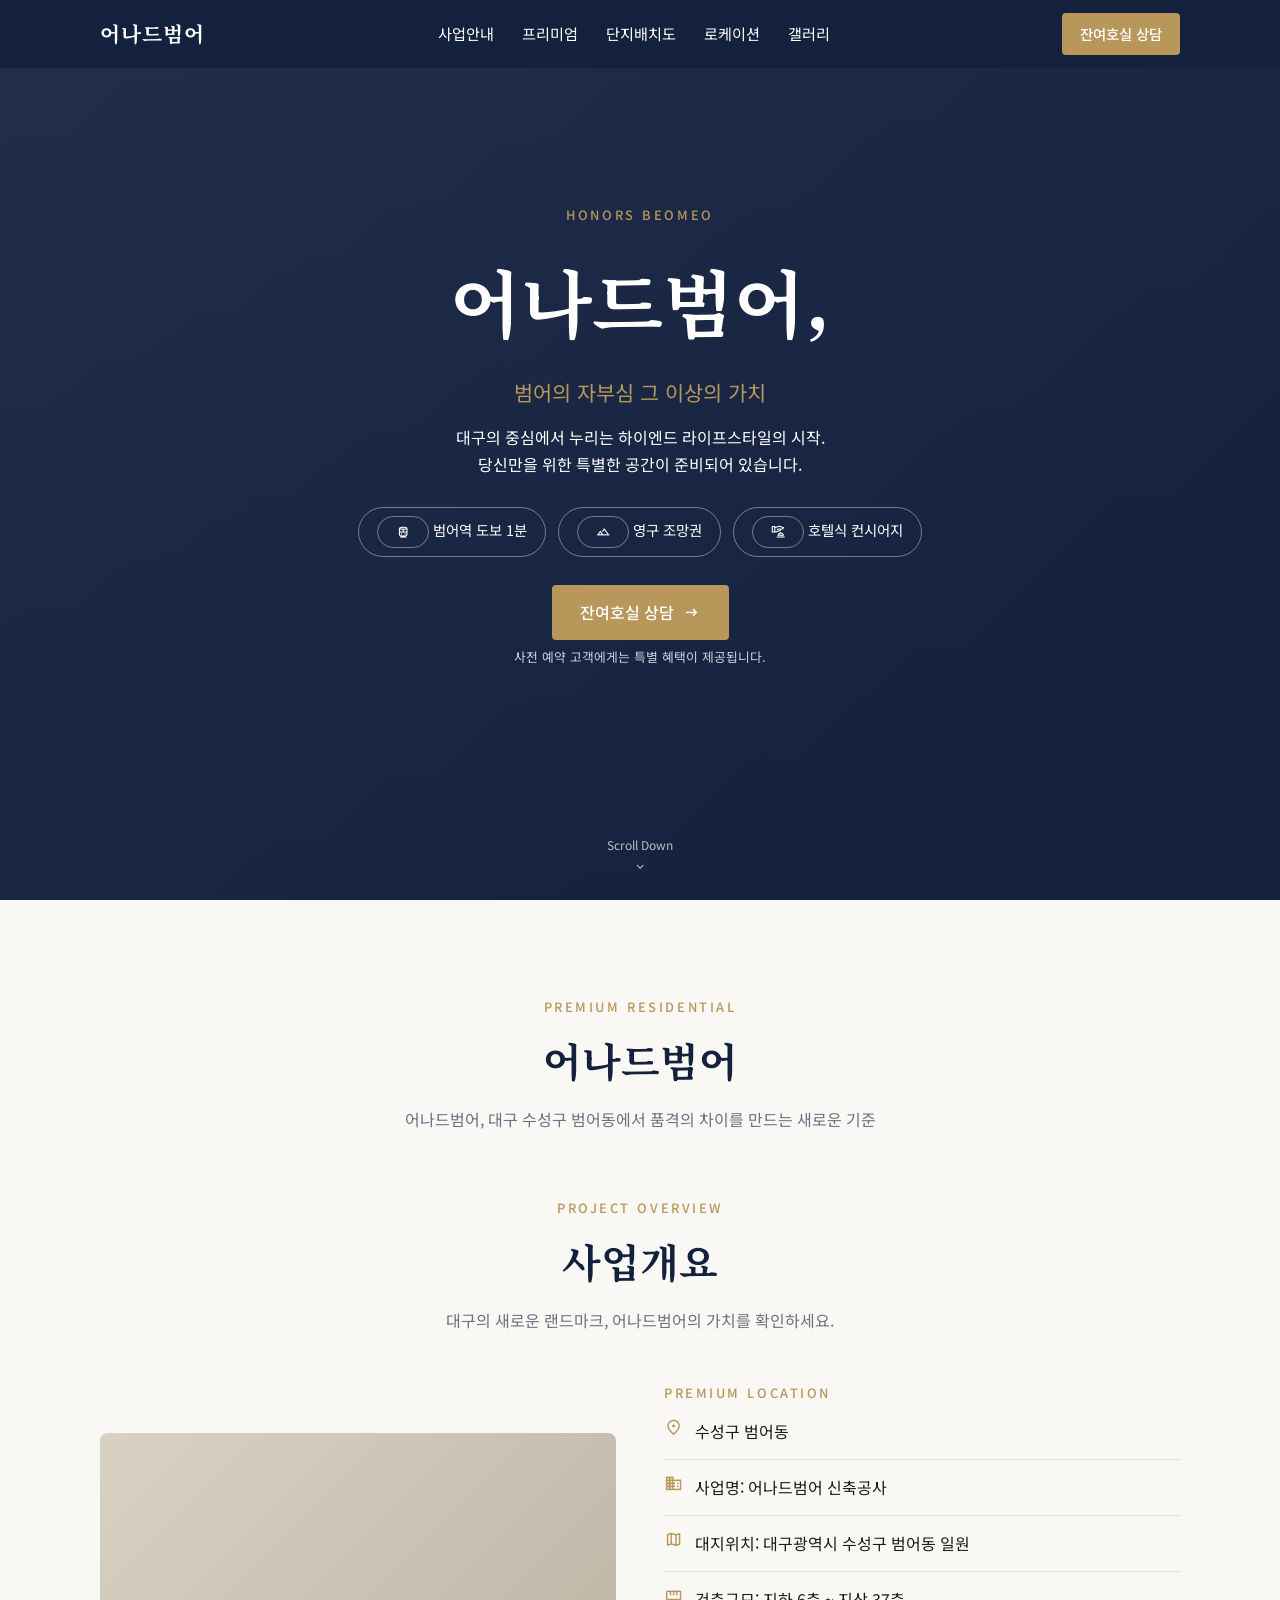
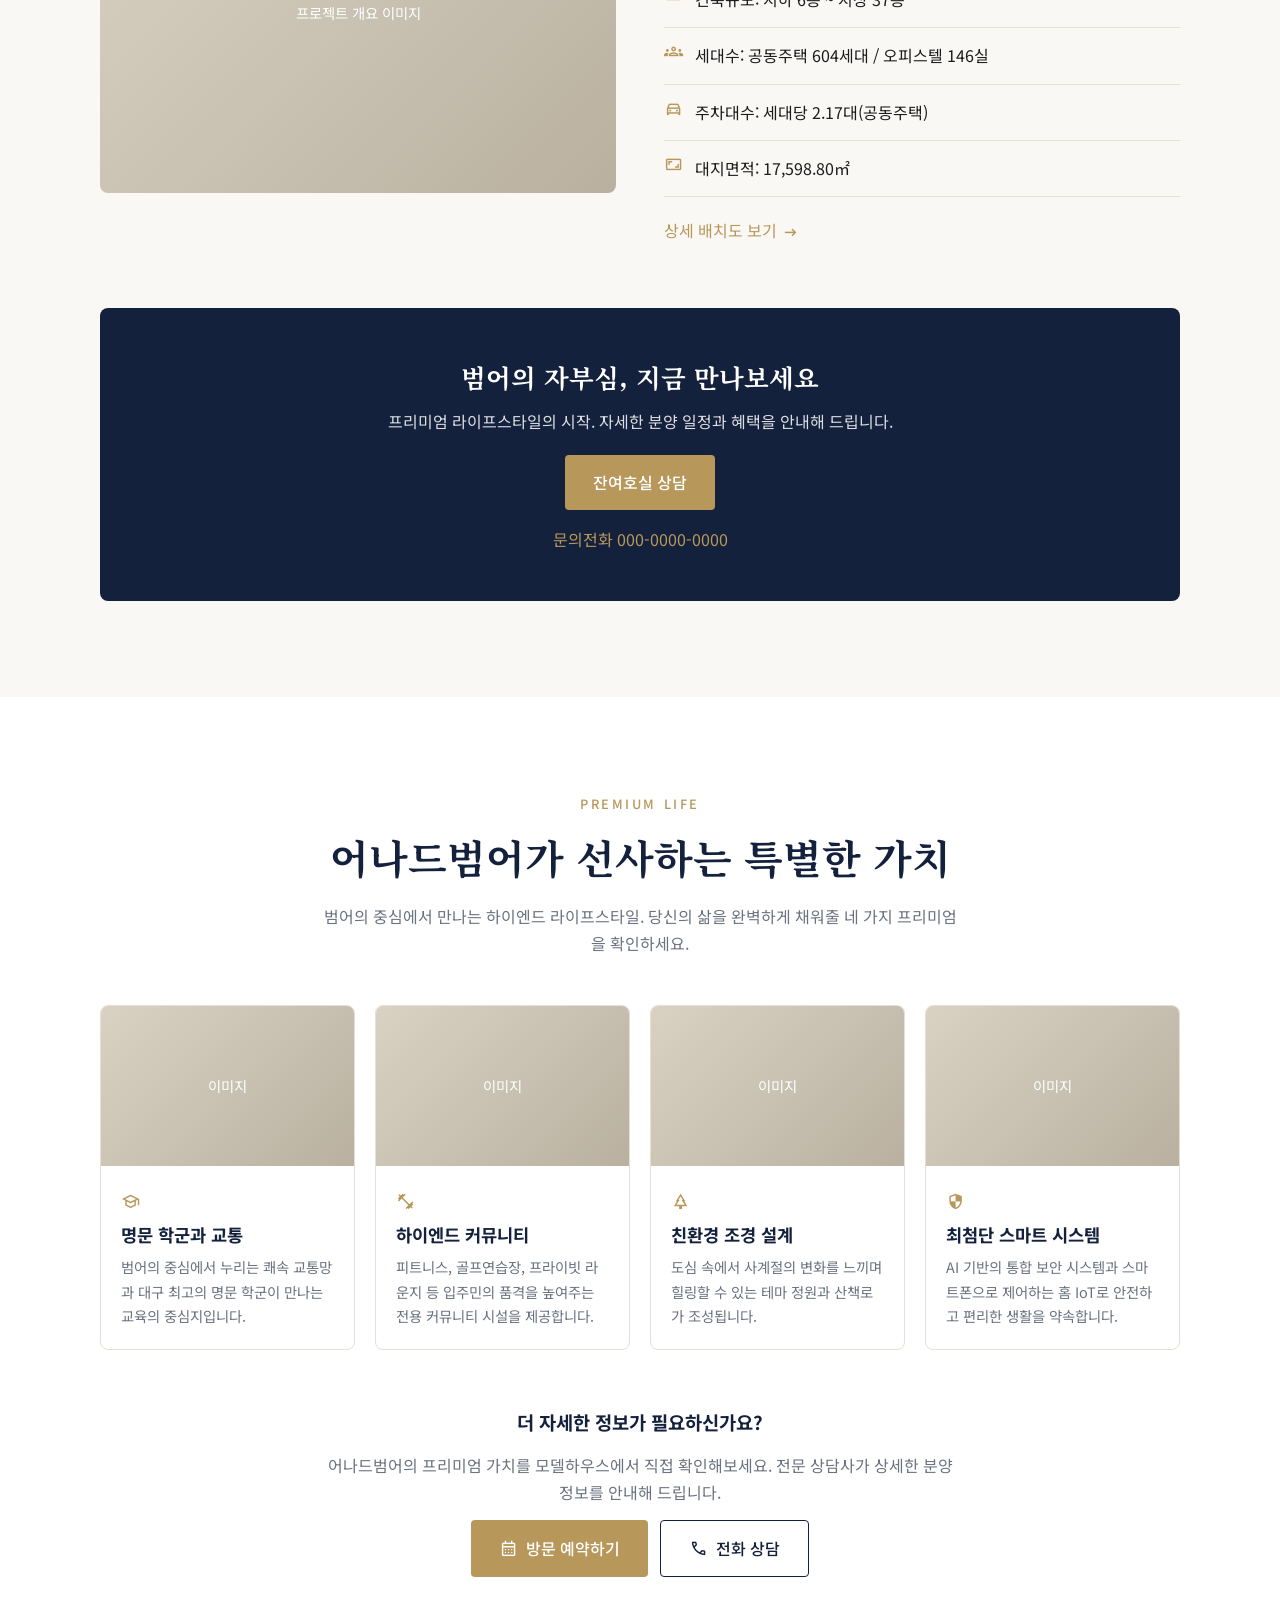
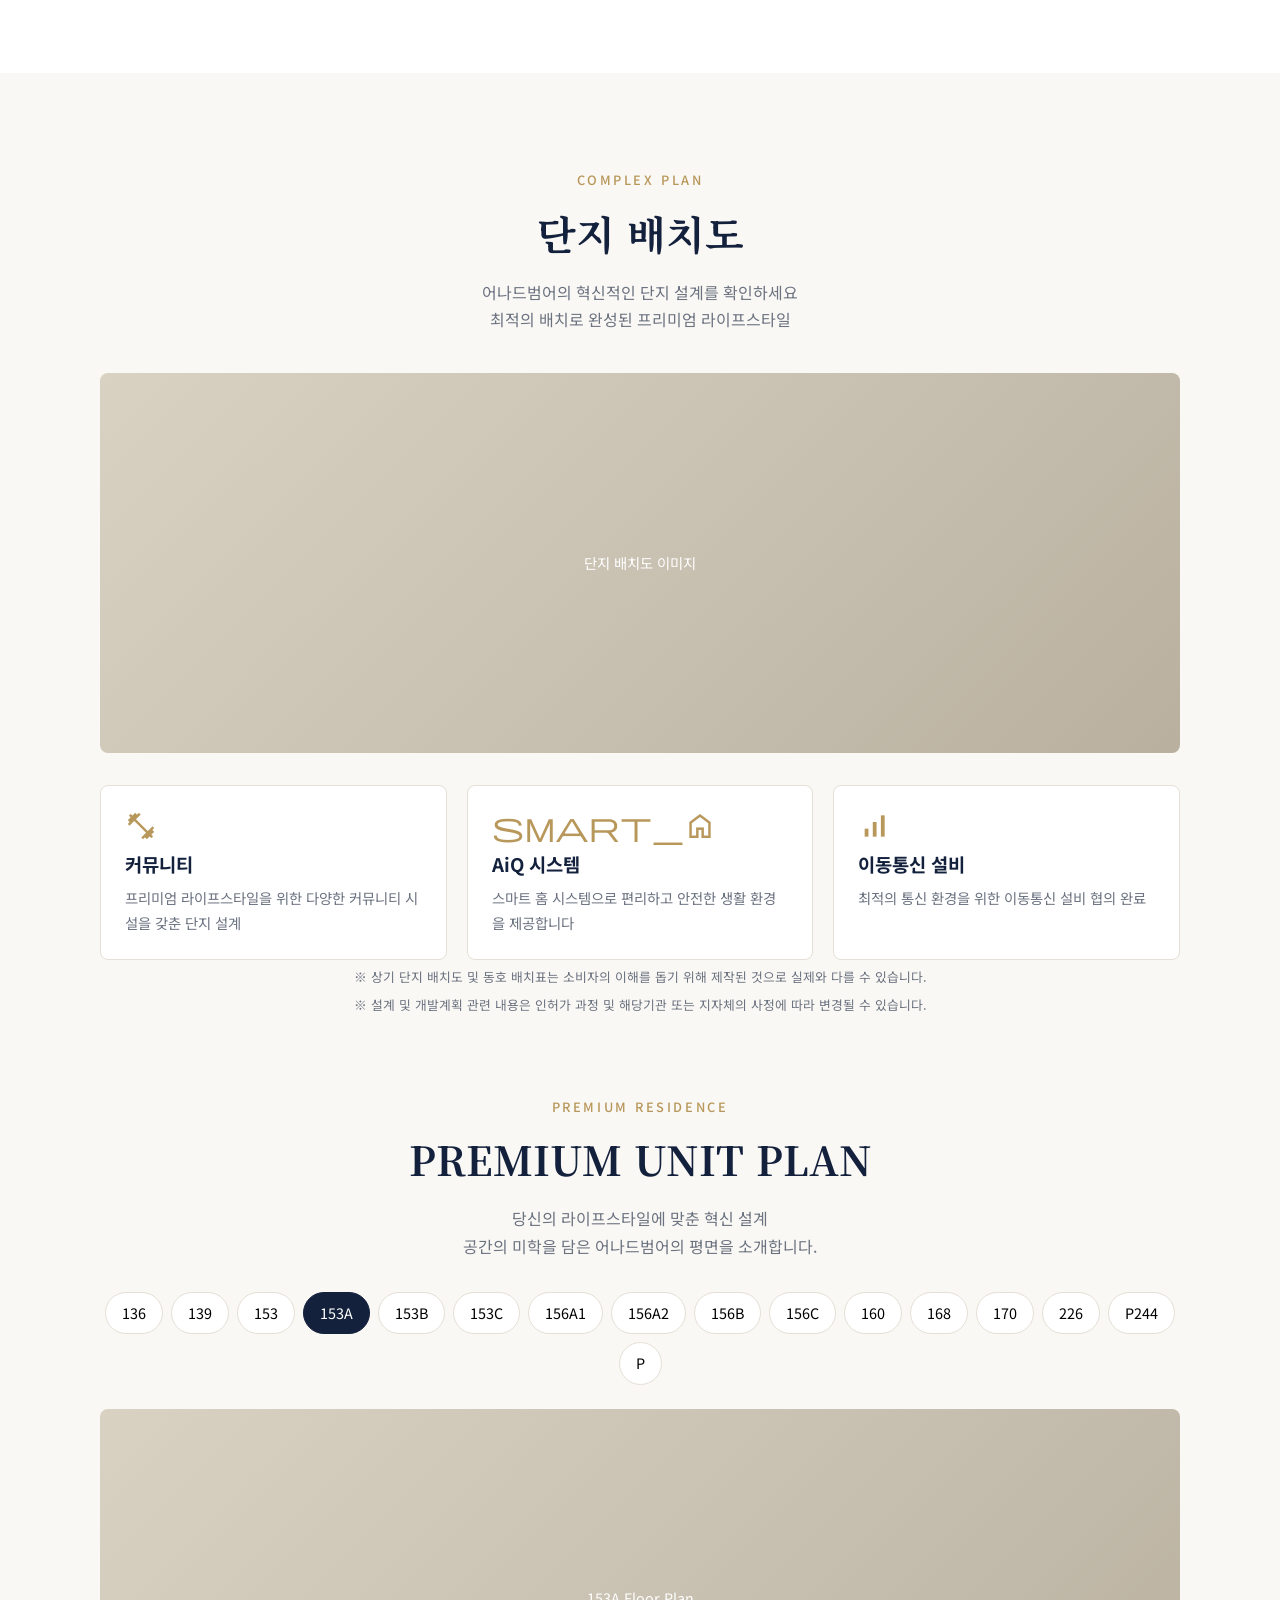
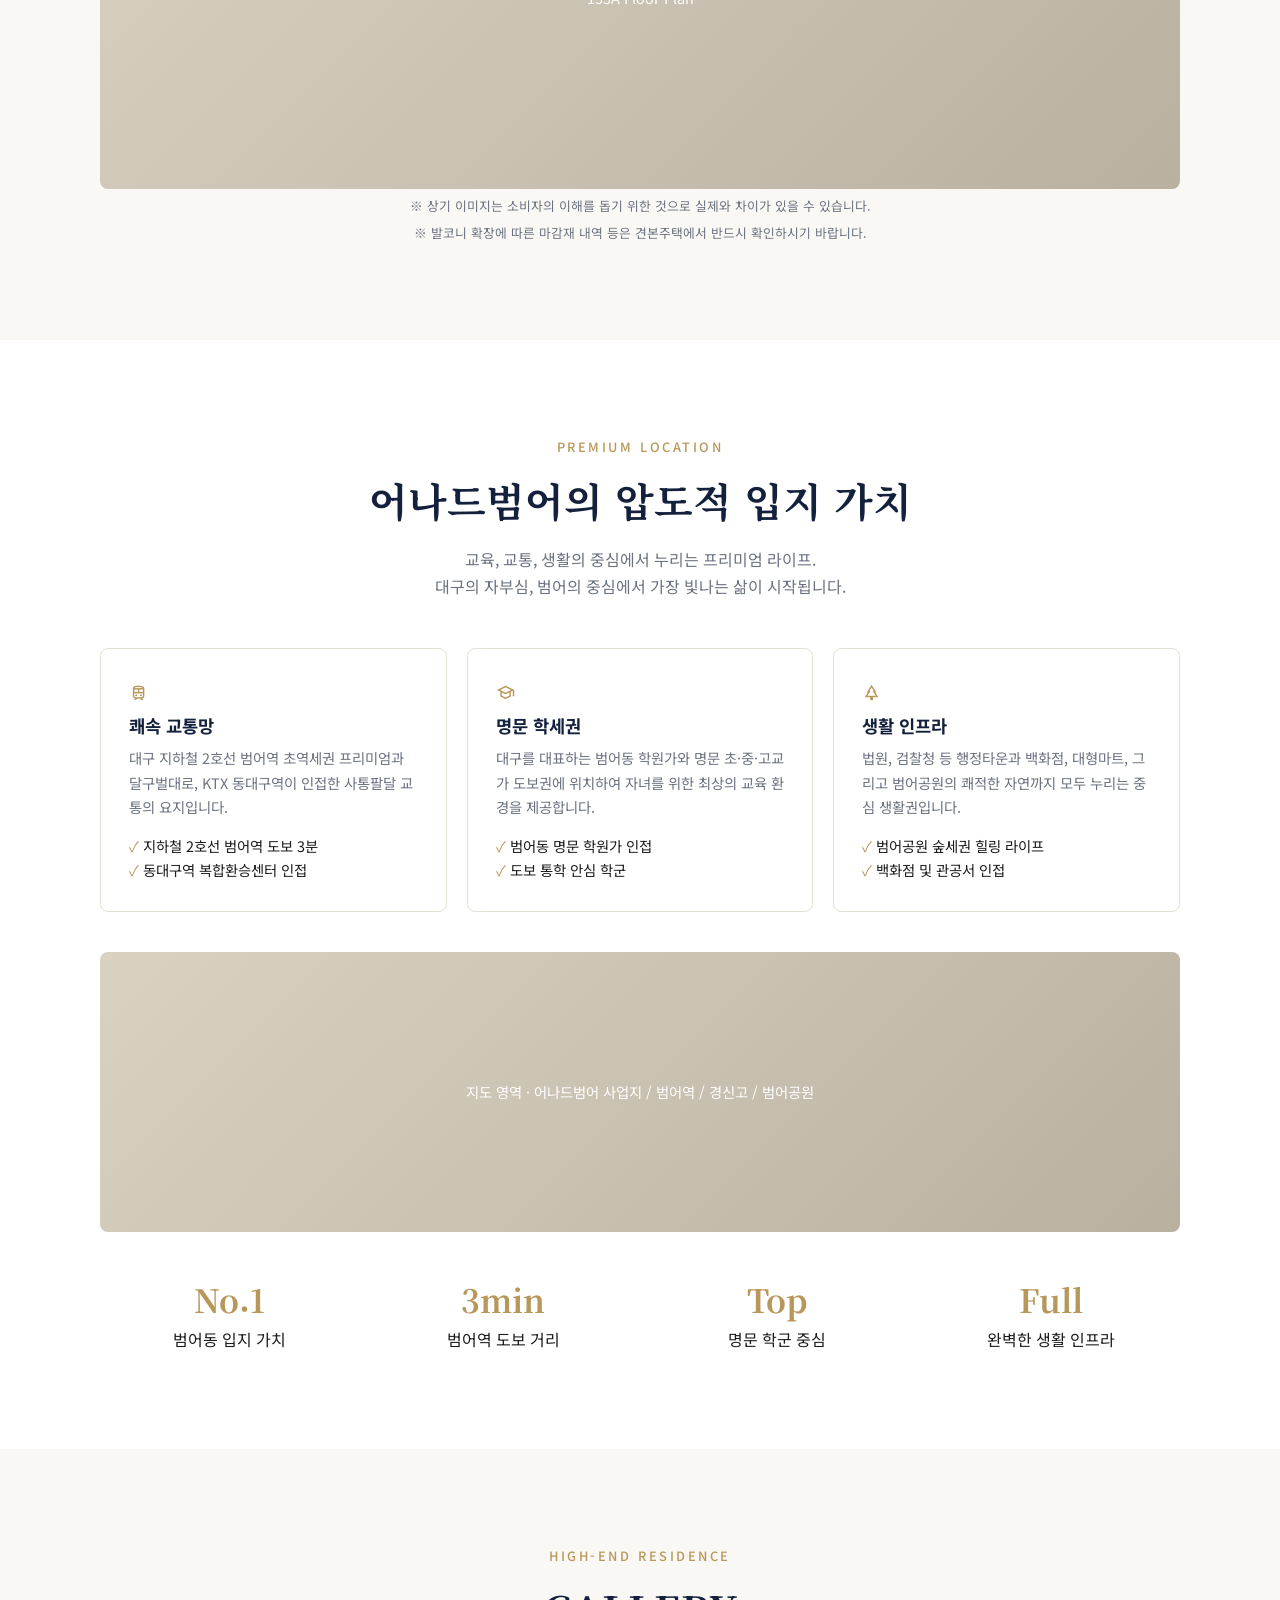
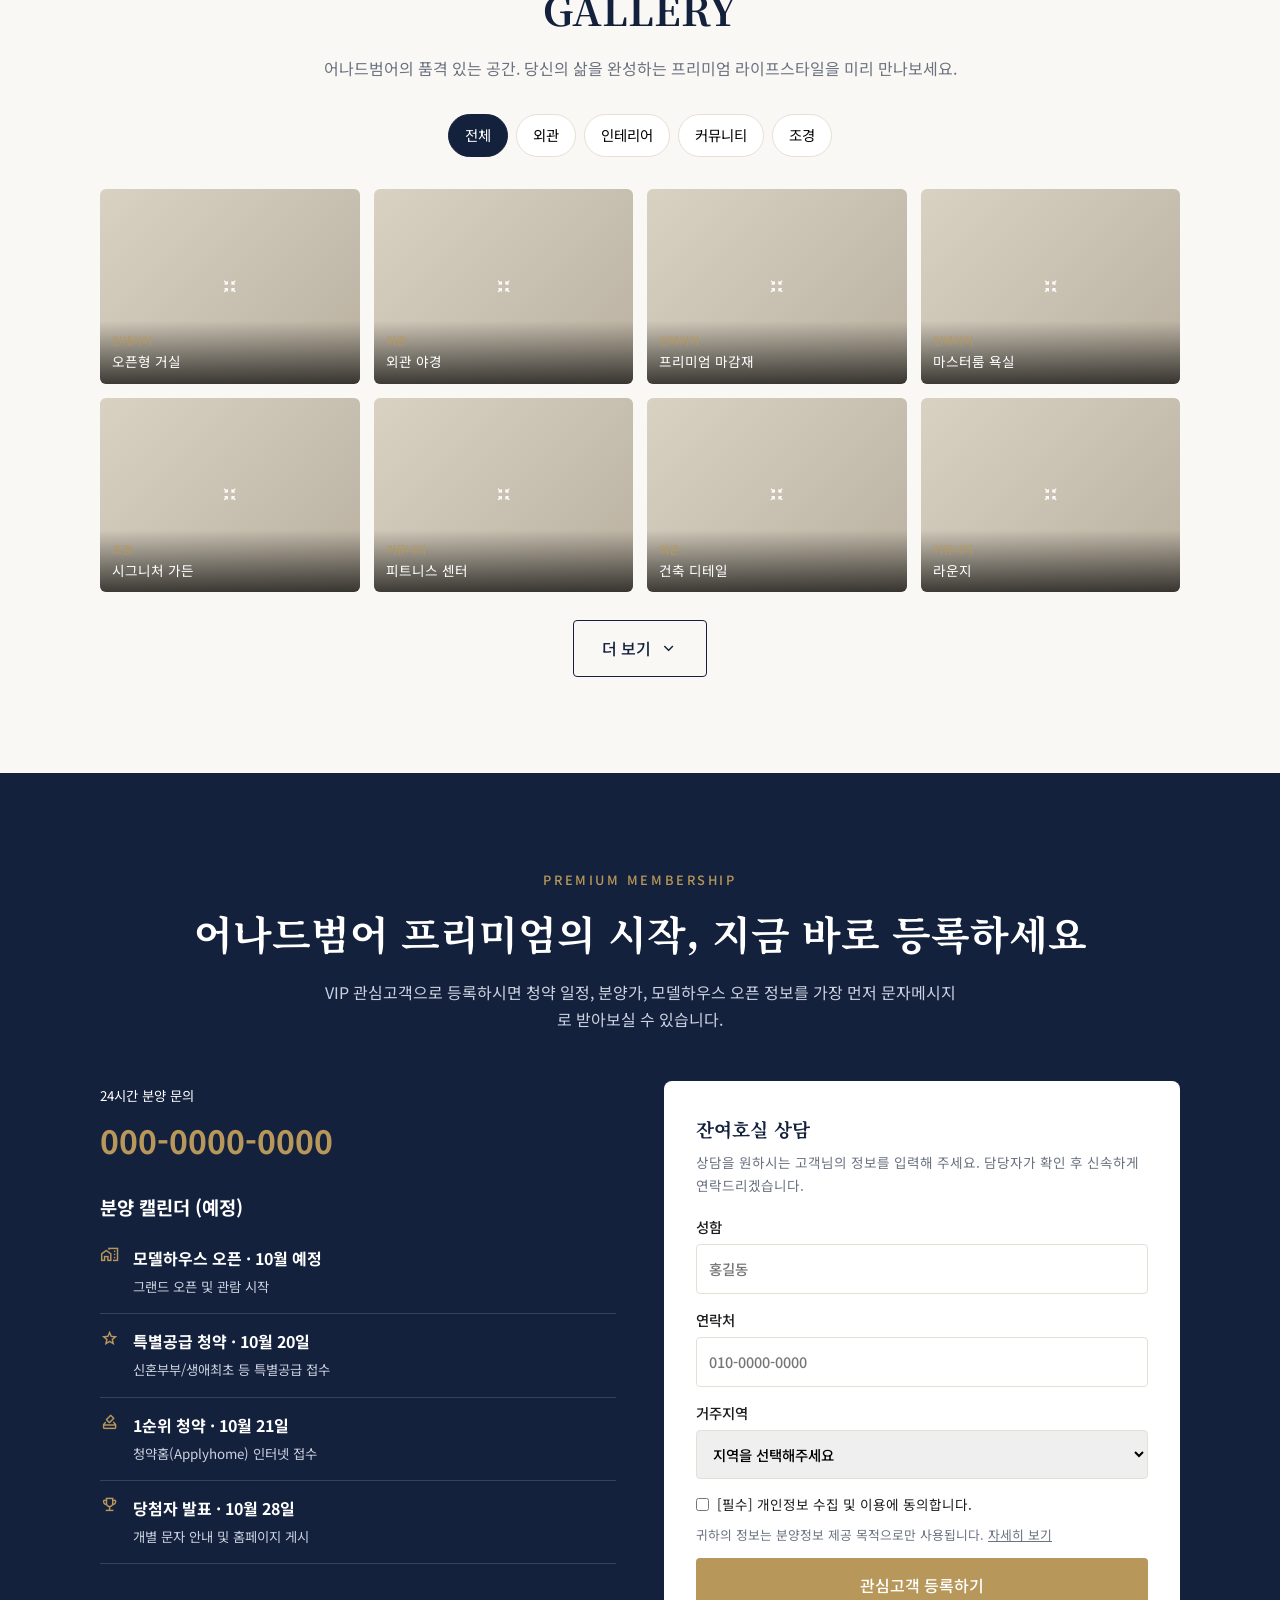
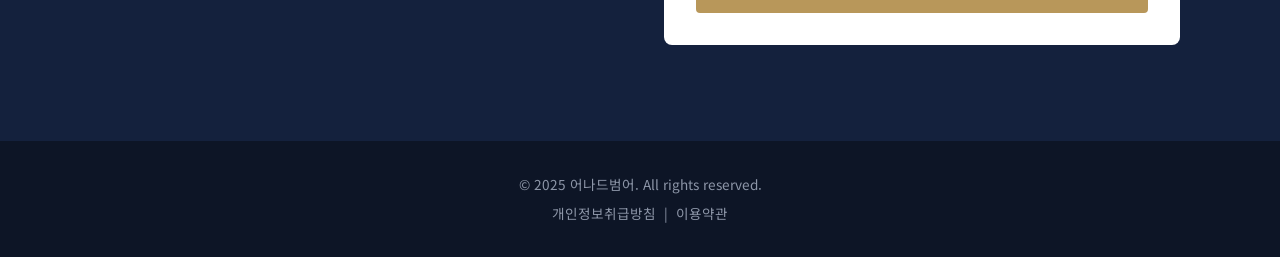
<file: index.html>
<!doctype html>
<html lang="ko">

<head>
    <meta charset="utf-8" />
    <meta name="viewport" content="width=device-width, initial-scale=1" />
    <title>어나드범어 | 대구 수성구 범어동 프리미엄 아파트</title>
    <meta name="description" content="대구 수성구 범어동 프리미엄 아파트 어나드범어" />
    <link rel="stylesheet" href="https://fonts.googleapis.com/css2?family=Noto+Sans+KR:wght@300;400;500;700&family=Noto+Serif+KR:wght@500;700&display=swap" />
    <link rel="stylesheet" href="https://fonts.googleapis.com/css2?family=Material+Symbols+Outlined" />
    <style>
        :root {
            --gold: #b8975a;
            --navy: #14213d;
            --ink: #1c1c1e;
            --muted: #6b7280;
            --bg: #faf8f4;
            --line: #e5e0d6;
        }

        * { box-sizing: border-box; margin: 0; padding: 0; }
        html { scroll-behavior: smooth; }
        body { font-family: 'Noto Sans KR', sans-serif; color: var(--ink); background: #fff; line-height: 1.7; }
        a { color: inherit; text-decoration: none; }
        img { max-width: 100%; display: block; }
        .material-symbols-outlined { vertical-align: middle; font-size: 1.2em; }
        .wrap { max-width: 1120px; margin: 0 auto; padding: 0 20px; }
        section { padding: 96px 0; }
        .eyebrow { color: var(--gold); letter-spacing: .2em; text-transform: uppercase; font-size: .8rem; font-weight: 500; }
        h2 { font-family: 'Noto Serif KR', serif; font-size: clamp(1.7rem, 4vw, 2.5rem); margin: 8px 0 12px; color: var(--navy); }
        .sub { color: var(--muted); max-width: 640px; }
        .center { text-align: center; }
        .center .sub { margin: 0 auto; }
        .btn { display: inline-flex; align-items: center; gap: 8px; background: var(--gold); color: #fff; padding: 14px 28px; border: 0; border-radius: 4px; font: inherit; font-weight: 500; cursor: pointer; transition: .2s; }
        .btn:hover { background: #9c7d44; }
        .btn.ghost { background: transparent; border: 1px solid currentColor; }
        .ph { background: linear-gradient(135deg, #d9d2c3, #b9b0a0); display: flex; align-items: center; justify-content: center; color: #fff; font-size: .9rem; text-align: center; }
        .note { font-size: .8rem; color: var(--muted); margin-top: 6px; }

        /* header */
        header { position: fixed; inset: 0 0 auto 0; z-index: 50; background: rgba(20, 33, 61, .92); backdrop-filter: blur(6px); color: #fff; }
        header .wrap { display: flex; align-items: center; justify-content: space-between; height: 68px; }
        .logo { font-family: 'Noto Serif KR', serif; font-weight: 700; font-size: 1.3rem; letter-spacing: .05em; }
        nav { display: flex; gap: 28px; font-size: .95rem; }
        nav a:hover { color: var(--gold); }
        header .btn { padding: 9px 18px; font-size: .9rem; }

        /* hero */
        .hero { min-height: 100vh; display: flex; align-items: center; color: #fff; text-align: center; padding-top: 68px;
            background: linear-gradient(rgba(20, 33, 61, .65), rgba(20, 33, 61, .8)), linear-gradient(135deg, #3a4a6b, #14213d); position: relative; }
        .hero h1 { font-family: 'Noto Serif KR', serif; font-size: clamp(2.4rem, 8vw, 4.6rem); margin: 12px 0; }
        .hero h1 + p { font-size: 1.3rem; color: var(--gold); margin-bottom: 14px; }
        .badges { display: flex; justify-content: center; flex-wrap: wrap; gap: 12px; margin: 28px 0; }
        .badges span { border: 1px solid rgba(255, 255, 255, .4); border-radius: 99px; padding: 8px 18px; font-size: .9rem; }
        .scroll { position: absolute; bottom: 24px; left: 50%; transform: translateX(-50%); font-size: .75rem; opacity: .7; text-align: center; }

        /* overview */
        .overview { background: var(--bg); }
        .grid2 { display: grid; grid-template-columns: 1fr 1fr; gap: 48px; align-items: center; margin-top: 48px; }
        .facts { list-style: none; }
        .facts li { display: flex; gap: 12px; padding: 14px 0; border-bottom: 1px solid var(--line); }
        .facts .material-symbols-outlined { color: var(--gold); }
        .cta-box { margin-top: 64px; background: var(--navy); color: #fff; padding: 48px 24px; text-align: center; border-radius: 8px; }
        .cta-box h3 { font-family: 'Noto Serif KR', serif; font-size: 1.6rem; margin-bottom: 8px; }
        .cta-box p { margin-bottom: 20px; opacity: .85; }
        .cta-box .tel { display: block; margin-top: 16px; color: var(--gold); }

        /* cards */
        .cards { display: grid; grid-template-columns: repeat(4, 1fr); gap: 20px; margin-top: 48px; text-align: left; }
        .card { border: 1px solid var(--line); border-radius: 8px; overflow: hidden; background: #fff; transition: .2s; }
        .card:hover { transform: translateY(-4px); box-shadow: 0 12px 28px rgba(0, 0, 0, .08); }
        .card .ph { height: 160px; }
        .card div.body { padding: 20px; }
        .card h3 { margin: 6px 0; font-size: 1.1rem; color: var(--navy); }
        .card p { font-size: .9rem; color: var(--muted); }
        .card .material-symbols-outlined { color: var(--gold); }
        .visit { margin-top: 56px; display: flex; flex-direction: column; align-items: center; gap: 14px; }
        .visit div { display: flex; gap: 12px; flex-wrap: wrap; justify-content: center; }

        /* plan */
        .plan { background: var(--bg); }
        .plan .ph { height: 380px; margin-top: 40px; border-radius: 8px; }
        .feat { display: grid; grid-template-columns: repeat(3, 1fr); gap: 20px; margin-top: 32px; }
        .feat div { background: #fff; padding: 24px; border-radius: 8px; border: 1px solid var(--line); }
        .feat .material-symbols-outlined { color: var(--gold); font-size: 2rem; }
        .feat h3 { margin: 6px 0; color: var(--navy); }
        .feat p { font-size: .9rem; color: var(--muted); }
        .tabs { display: flex; flex-wrap: wrap; gap: 8px; justify-content: center; margin: 32px 0 0; }
        .tabs button { border: 1px solid var(--line); background: #fff; padding: 8px 16px; border-radius: 99px; font: inherit; font-size: .9rem; cursor: pointer; }
        .tabs button.on, .tabs button:hover { background: var(--navy); color: #fff; border-color: var(--navy); }

        /* location */
        .loc-cards { display: grid; grid-template-columns: repeat(3, 1fr); gap: 20px; margin-top: 48px; }
        .loc-cards .card { padding: 28px; }
        .loc-cards ul { list-style: none; margin-top: 14px; font-size: .9rem; }
        .loc-cards li::before { content: "✓ "; color: var(--gold); }
        .stats { display: grid; grid-template-columns: repeat(4, 1fr); gap: 16px; margin-top: 40px; text-align: center; }
        .stats strong { display: block; font-family: 'Noto Serif KR', serif; font-size: 2rem; color: var(--gold); }
        .map { height: 280px; border-radius: 8px; margin-top: 40px; }

        /* gallery */
        .gallery { background: var(--bg); }
        .g-grid { display: grid; grid-template-columns: repeat(4, 1fr); gap: 14px; margin-top: 32px; }
        .g-item { position: relative; aspect-ratio: 4/3; border-radius: 6px; overflow: hidden; }
        .g-item .ph { position: absolute; inset: 0; }
        .g-item span.cap { position: absolute; left: 0; right: 0; bottom: 0; padding: 10px 12px; background: linear-gradient(transparent, rgba(0, 0, 0, .7)); color: #fff; font-size: .85rem; text-align: left; }
        .g-item small { color: var(--gold); display: block; font-size: .7rem; }
        .g-item.hide { display: none; }

        /* membership */
        .member { background: var(--navy); color: #fff; }
        .member h2 { color: #fff; }
        .member .sub { color: #cbd2e0; }
        .m-grid { display: grid; grid-template-columns: 1fr 1fr; gap: 48px; margin-top: 48px; }
        .tel-big { font-size: 2rem; color: var(--gold); font-weight: 700; margin: 4px 0 24px; display: block; }
        .sched { list-style: none; }
        .sched li { display: flex; gap: 14px; padding: 14px 0; border-bottom: 1px solid rgba(255, 255, 255, .15); }
        .sched .material-symbols-outlined { color: var(--gold); }
        .sched b { display: block; }
        .sched small { color: #cbd2e0; }
        form { background: #fff; color: var(--ink); padding: 32px; border-radius: 8px; }
        form h3 { color: var(--navy); font-family: 'Noto Serif KR', serif; }
        form p.d { font-size: .85rem; color: var(--muted); margin: 6px 0 18px; }
        label.f { display: block; margin-bottom: 14px; font-size: .9rem; font-weight: 500; }
        label.f input, label.f select { width: 100%; margin-top: 4px; padding: 12px; border: 1px solid var(--line); border-radius: 4px; font: inherit; }
        .chk { font-size: .85rem; display: flex; gap: 8px; align-items: center; margin: 8px 0; }
        form .btn { width: 100%; justify-content: center; margin-top: 12px; }

        footer { background: #0d1526; color: #8d96a8; text-align: center; padding: 32px 20px; font-size: .85rem; }
        footer a { margin: 0 8px; }

        @media (max-width: 860px) {
            nav { display: none; }
            .grid2, .m-grid, .loc-cards, .feat { grid-template-columns: 1fr; }
            .cards, .g-grid, .stats { grid-template-columns: repeat(2, 1fr); }
            section { padding: 64px 0; }
        }
    </style>
</head>

<body>
    <header>
        <div class="wrap">
            <a href="#top" class="logo">어나드범어</a>
            <nav>
                <a href="#overview">사업안내</a>
                <a href="#premium">프리미엄</a>
                <a href="#plan">단지배치도</a>
                <a href="#location">로케이션</a>
                <a href="#gallery">갤러리</a>
            </nav>
            <a href="#member" class="btn">잔여호실 상담</a>
        </div>
    </header>

    <main id="top">
        <section class="hero">
            <div class="wrap">
                <p class="eyebrow">Honors Beomeo</p>
                <h1>어나드범어,</h1>
                <p>범어의 자부심 그 이상의 가치</p>
                <p>대구의 중심에서 누리는 하이엔드 라이프스타일의 시작.<br>당신만을 위한 특별한 공간이 준비되어 있습니다.</p>
                <div class="badges">
                    <span><span class="material-symbols-outlined">directions_subway</span> 범어역 도보 1분</span>
                    <span><span class="material-symbols-outlined">landscape</span> 영구 조망권</span>
                    <span><span class="material-symbols-outlined">concierge</span> 호텔식 컨시어지</span>
                </div>
                <a href="#member" class="btn">잔여호실 상담 <span class="material-symbols-outlined">arrow_right_alt</span></a>
                <p class="note" style="color:#cbd2e0">사전 예약 고객에게는 특별 혜택이 제공됩니다.</p>
            </div>
            <div class="scroll">Scroll Down<br><span class="material-symbols-outlined">keyboard_arrow_down</span></div>
        </section>

        <section class="overview center" id="overview">
            <div class="wrap">
                <p class="eyebrow">Premium Residential</p>
                <h2>어나드범어</h2>
                <p class="sub">어나드범어, 대구 수성구 범어동에서 품격의 차이를 만드는 새로운 기준</p>

                <div style="margin-top:64px">
                    <p class="eyebrow">Project Overview</p>
                    <h2>사업개요</h2>
                    <p class="sub">대구의 새로운 랜드마크, 어나드범어의 가치를 확인하세요.</p>
                </div>

                <div class="grid2" style="text-align:left">
                    <div class="ph" style="height:360px;border-radius:8px">프로젝트 개요 이미지</div>
                    <div>
                        <p class="eyebrow">Premium Location</p>
                        <ul class="facts">
                            <li><span class="material-symbols-outlined">location_on</span> 수성구 범어동</li>
                            <li><span class="material-symbols-outlined">domain</span> 사업명: 어나드범어 신축공사</li>
                            <li><span class="material-symbols-outlined">map</span> 대지위치: 대구광역시 수성구 범어동 일원</li>
                            <li><span class="material-symbols-outlined">straighten</span> 건축규모: 지하 6층 ~ 지상 37층</li>
                            <li><span class="material-symbols-outlined">groups</span> 세대수: 공동주택 604세대 / 오피스텔 146실</li>
                            <li><span class="material-symbols-outlined">directions_car</span> 주차대수: 세대당 2.17대(공동주택)</li>
                            <li><span class="material-symbols-outlined">aspect_ratio</span> 대지면적: 17,598.80㎡</li>
                        </ul>
                        <p style="margin-top:20px"><a href="#plan" style="color:var(--gold)">상세 배치도 보기 <span class="material-symbols-outlined">arrow_right_alt</span></a></p>
                    </div>
                </div>

                <div class="cta-box">
                    <h3>범어의 자부심, 지금 만나보세요</h3>
                    <p>프리미엄 라이프스타일의 시작. 자세한 분양 일정과 혜택을 안내해 드립니다.</p>
                    <a href="#member" class="btn">잔여호실 상담</a>
                    <span class="tel">문의전화 000-0000-0000</span>
                </div>
            </div>
        </section>

        <section class="center" id="premium">
            <div class="wrap">
                <p class="eyebrow">Premium Life</p>
                <h2>어나드범어가 선사하는 특별한 가치</h2>
                <p class="sub">범어의 중심에서 만나는 하이엔드 라이프스타일. 당신의 삶을 완벽하게 채워줄 네 가지 프리미엄을 확인하세요.</p>
                <div class="cards">
                    <article class="card"><div class="ph">이미지</div><div class="body"><span class="material-symbols-outlined">school</span><h3>명문 학군과 교통</h3><p>범어의 중심에서 누리는 쾌속 교통망과 대구 최고의 명문 학군이 만나는 교육의 중심지입니다.</p></div></article>
                    <article class="card"><div class="ph">이미지</div><div class="body"><span class="material-symbols-outlined">fitness_center</span><h3>하이엔드 커뮤니티</h3><p>피트니스, 골프연습장, 프라이빗 라운지 등 입주민의 품격을 높여주는 전용 커뮤니티 시설을 제공합니다.</p></div></article>
                    <article class="card"><div class="ph">이미지</div><div class="body"><span class="material-symbols-outlined">park</span><h3>친환경 조경 설계</h3><p>도심 속에서 사계절의 변화를 느끼며 힐링할 수 있는 테마 정원과 산책로가 조성됩니다.</p></div></article>
                    <article class="card"><div class="ph">이미지</div><div class="body"><span class="material-symbols-outlined">security</span><h3>최첨단 스마트 시스템</h3><p>AI 기반의 통합 보안 시스템과 스마트폰으로 제어하는 홈 IoT로 안전하고 편리한 생활을 약속합니다.</p></div></article>
                </div>
                <div class="visit">
                    <h3 style="color:var(--navy)">더 자세한 정보가 필요하신가요?</h3>
                    <p class="sub">어나드범어의 프리미엄 가치를 모델하우스에서 직접 확인해보세요. 전문 상담사가 상세한 분양 정보를 안내해 드립니다.</p>
                    <div>
                        <a href="#member" class="btn"><span class="material-symbols-outlined">calendar_month</span> 방문 예약하기</a>
                        <a href="#member" class="btn ghost" style="color:var(--navy)"><span class="material-symbols-outlined">call</span> 전화 상담</a>
                    </div>
                </div>
            </div>
        </section>

        <section class="plan center" id="plan">
            <div class="wrap">
                <p class="eyebrow">Complex Plan</p>
                <h2>단지 배치도</h2>
                <p class="sub">어나드범어의 혁신적인 단지 설계를 확인하세요<br>최적의 배치로 완성된 프리미엄 라이프스타일</p>
                <div class="ph">단지 배치도 이미지</div>
                <div class="feat" style="text-align:left">
                    <div><span class="material-symbols-outlined">fitness_center</span><h3>커뮤니티</h3><p>프리미엄 라이프스타일을 위한 다양한 커뮤니티 시설을 갖춘 단지 설계</p></div>
                    <div><span class="material-symbols-outlined">smart_home</span><h3>AiQ 시스템</h3><p>스마트 홈 시스템으로 편리하고 안전한 생활 환경을 제공합니다</p></div>
                    <div><span class="material-symbols-outlined">signal_cellular_alt</span><h3>이동통신 설비</h3><p>최적의 통신 환경을 위한 이동통신 설비 협의 완료</p></div>
                </div>
                <p class="note">※ 상기 단지 배치도 및 동호 배치표는 소비자의 이해를 돕기 위해 제작된 것으로 실제와 다를 수 있습니다.</p>
                <p class="note">※ 설계 및 개발계획 관련 내용은 인허가 과정 및 해당기관 또는 지자체의 사정에 따라 변경될 수 있습니다.</p>

                <div style="margin-top:80px">
                    <p class="eyebrow">Premium Residence</p>
                    <h2>PREMIUM UNIT PLAN</h2>
                    <p class="sub">당신의 라이프스타일에 맞춘 혁신 설계<br>공간의 미학을 담은 어나드범어의 평면을 소개합니다.</p>
                    <div class="tabs" id="units"></div>
                    <div class="ph" id="unitImg" style="height:380px;margin-top:24px;border-radius:8px"></div>
                    <p class="note">※ 상기 이미지는 소비자의 이해를 돕기 위한 것으로 실제와 차이가 있을 수 있습니다.</p>
                    <p class="note">※ 발코니 확장에 따른 마감재 내역 등은 견본주택에서 반드시 확인하시기 바랍니다.</p>
                </div>
            </div>
        </section>

        <section class="center" id="location">
            <div class="wrap">
                <p class="eyebrow">Premium Location</p>
                <h2>어나드범어의 압도적 입지 가치</h2>
                <p class="sub">교육, 교통, 생활의 중심에서 누리는 프리미엄 라이프.<br>대구의 자부심, 범어의 중심에서 가장 빛나는 삶이 시작됩니다.</p>
                <div class="loc-cards" style="text-align:left">
                    <article class="card"><span class="material-symbols-outlined">train</span><h3>쾌속 교통망</h3><p>대구 지하철 2호선 범어역 초역세권 프리미엄과 달구벌대로, KTX 동대구역이 인접한 사통팔달 교통의 요지입니다.</p><ul><li>지하철 2호선 범어역 도보 3분</li><li>동대구역 복합환승센터 인접</li></ul></article>
                    <article class="card"><span class="material-symbols-outlined">school</span><h3>명문 학세권</h3><p>대구를 대표하는 범어동 학원가와 명문 초·중·고교가 도보권에 위치하여 자녀를 위한 최상의 교육 환경을 제공합니다.</p><ul><li>범어동 명문 학원가 인접</li><li>도보 통학 안심 학군</li></ul></article>
                    <article class="card"><span class="material-symbols-outlined">park</span><h3>생활 인프라</h3><p>법원, 검찰청 등 행정타운과 백화점, 대형마트, 그리고 범어공원의 쾌적한 자연까지 모두 누리는 중심 생활권입니다.</p><ul><li>범어공원 숲세권 힐링 라이프</li><li>백화점 및 관공서 인접</li></ul></article>
                </div>
                <div class="ph map">지도 영역 · 어나드범어 사업지 / 범어역 / 경신고 / 범어공원</div>
                <div class="stats">
                    <div><strong>No.1</strong>범어동 입지 가치</div>
                    <div><strong>3min</strong>범어역 도보 거리</div>
                    <div><strong>Top</strong>명문 학군 중심</div>
                    <div><strong>Full</strong>완벽한 생활 인프라</div>
                </div>
            </div>
        </section>

        <section class="gallery center" id="gallery">
            <div class="wrap">
                <p class="eyebrow">High-End Residence</p>
                <h2>GALLERY</h2>
                <p class="sub">어나드범어의 품격 있는 공간. 당신의 삶을 완성하는 프리미엄 라이프스타일을 미리 만나보세요.</p>
                <div class="tabs" id="gtabs">
                    <button class="on" data-c="all">전체</button>
                    <button data-c="외관">외관</button>
                    <button data-c="인테리어">인테리어</button>
                    <button data-c="커뮤니티">커뮤니티</button>
                    <button data-c="조경">조경</button>
                </div>
                <div class="g-grid" id="ggrid"></div>
                <p style="margin-top:28px"><button class="btn ghost" id="more" style="color:var(--navy)">더 보기 <span class="material-symbols-outlined">expand_more</span></button></p>
            </div>
        </section>

        <section class="member" id="member">
            <div class="wrap">
                <div class="center">
                    <p class="eyebrow">PREMIUM MEMBERSHIP</p>
                    <h2>어나드범어 프리미엄의 시작, 지금 바로 등록하세요</h2>
                    <p class="sub">VIP 관심고객으로 등록하시면 청약 일정, 분양가, 모델하우스 오픈 정보를 가장 먼저 문자메시지로 받아보실 수 있습니다.</p>
                </div>
                <div class="m-grid">
                    <div>
                        <small>24시간 분양 문의</small>
                        <span class="tel-big">000-0000-0000</span>
                        <h3 style="margin-bottom:8px">분양 캘린더 (예정)</h3>
                        <ul class="sched">
                            <li><span class="material-symbols-outlined">home_work</span><div><b>모델하우스 오픈 · 10월 예정</b><small>그랜드 오픈 및 관람 시작</small></div></li>
                            <li><span class="material-symbols-outlined">star</span><div><b>특별공급 청약 · 10월 20일</b><small>신혼부부/생애최초 등 특별공급 접수</small></div></li>
                            <li><span class="material-symbols-outlined">how_to_vote</span><div><b>1순위 청약 · 10월 21일</b><small>청약홈(Applyhome) 인터넷 접수</small></div></li>
                            <li><span class="material-symbols-outlined">emoji_events</span><div><b>당첨자 발표 · 10월 28일</b><small>개별 문자 안내 및 홈페이지 게시</small></div></li>
                        </ul>
                    </div>
                    <form id="form">
                        <h3>잔여호실 상담</h3>
                        <p class="d">상담을 원하시는 고객님의 정보를 입력해 주세요. 담당자가 확인 후 신속하게 연락드리겠습니다.</p>
                        <label class="f">성함<input type="text" name="name" required placeholder="홍길동"></label>
                        <label class="f">연락처<input type="tel" name="phone" required placeholder="010-0000-0000"></label>
                        <label class="f">거주지역
                            <select name="region" required>
                                <option value="">지역을 선택해주세요</option>
                                <option>대구광역시</option>
                                <option>경상북도</option>
                                <option>기타 지역</option>
                            </select>
                        </label>
                        <label class="chk"><input type="checkbox" required> [필수] 개인정보 수집 및 이용에 동의합니다.</label>
                        <p class="note">귀하의 정보는 분양정보 제공 목적으로만 사용됩니다. <a href="#" style="text-decoration:underline">자세히 보기</a></p>
                        <button class="btn" type="submit">관심고객 등록하기</button>
                    </form>
                </div>
            </div>
        </section>
    </main>

    <footer>
        <p>© 2025 어나드범어. All rights reserved.</p>
        <p style="margin-top:6px"><a href="#">개인정보취급방침</a>|<a href="#">이용약관</a></p>
    </footer>

    <script>
        // 평면 타입 탭
        const units = ['136', '139', '153', '153A', '153B', '153C', '156A1', '156A2', '156B', '156C', '160', '168', '170', '226', 'P244', 'P'];
        const uTabs = document.getElementById('units');
        const uImg = document.getElementById('unitImg');
        units.forEach((u, i) => {
            const b = document.createElement('button');
            b.textContent = u;
            b.onclick = () => {
                uTabs.querySelectorAll('button').forEach(x => x.classList.remove('on'));
                b.classList.add('on');
                uImg.textContent = u + ' Floor Plan';
            };
            uTabs.appendChild(b);
            if (u === '153A') b.click();
        });

        // 갤러리
        const items = [
            ['인테리어', '오픈형 거실'], ['외관', '외관 야경'], ['인테리어', '프리미엄 마감재'], ['인테리어', '마스터룸 욕실'],
            ['조경', '시그니처 가든'], ['커뮤니티', '피트니스 센터'], ['외관', '건축 디테일'], ['커뮤니티', '라운지'],
            ['커뮤니티', '스카이라운지'], ['커뮤니티', '버라이어티존'], ['커뮤니티', '스카이커뮤니티']
        ];
        const grid = document.getElementById('ggrid');
        items.forEach(([c, t]) => {
            const d = document.createElement('div');
            d.className = 'g-item';
            d.dataset.c = c;
            d.innerHTML = `<div class="ph"><span class="material-symbols-outlined">zoom_in_map</span></div><span class="cap"><small>${c}</small>${t}</span>`;
            grid.appendChild(d);
        });
        let filter = 'all', limit = 8;
        function render() {
            let shown = 0;
            grid.querySelectorAll('.g-item').forEach(el => {
                const ok = filter === 'all' || el.dataset.c === filter;
                const vis = ok && shown < limit;
                if (ok) shown++;
                el.classList.toggle('hide', !vis);
            });
            const total = [...grid.children].filter(el => filter === 'all' || el.dataset.c === filter).length;
            document.getElementById('more').parentElement.style.display = total > limit ? '' : 'none';
        }
        document.getElementById('gtabs').onclick = e => {
            if (e.target.tagName !== 'BUTTON') return;
            document.querySelectorAll('#gtabs button').forEach(x => x.classList.remove('on'));
            e.target.classList.add('on');
            filter = e.target.dataset.c;
            limit = 8;
            render();
        };
        document.getElementById('more').onclick = () => { limit += 4; render(); };
        render();

        // 폼 (서버 연동 없음)
        document.getElementById('form').onsubmit = e => {
            e.preventDefault();
            alert('등록이 완료되었습니다. (데모: 서버로 전송되지 않습니다)');
            e.target.reset();
        };
    </script>
</body>

</html>
</file>
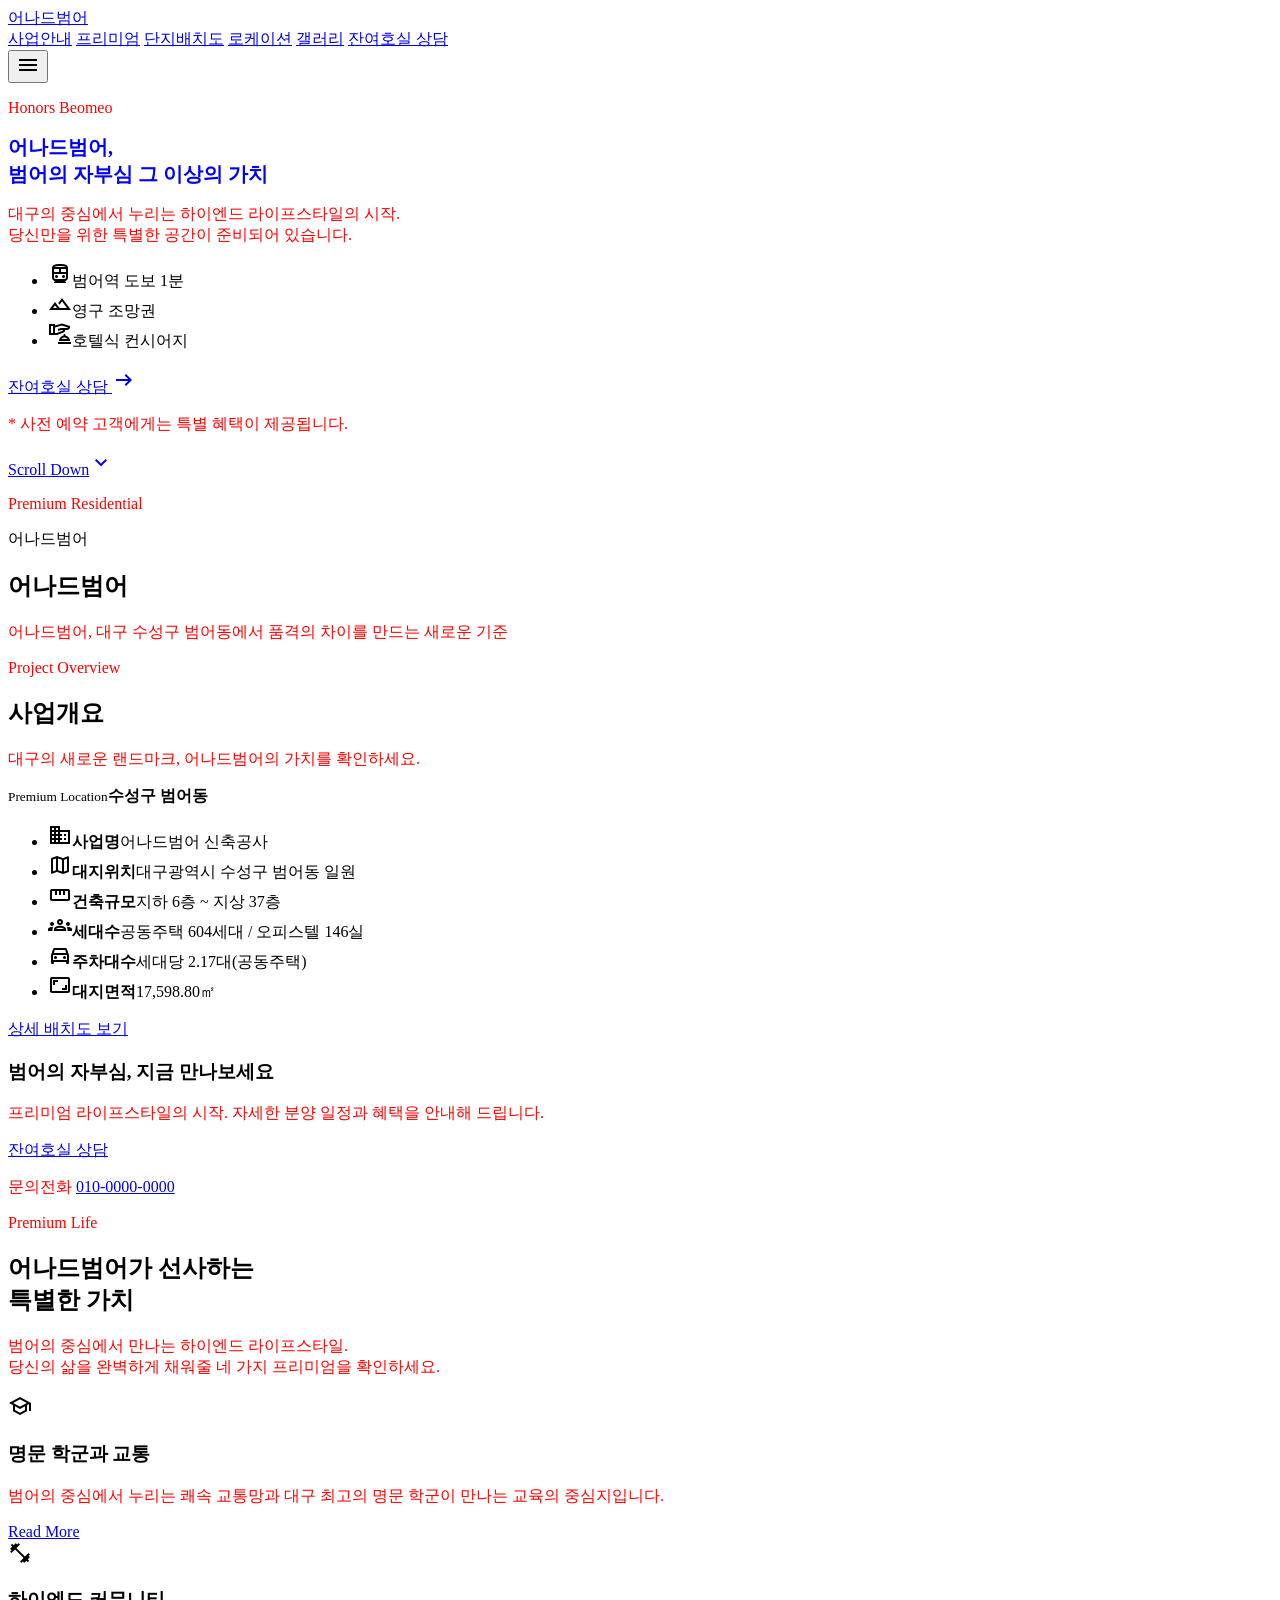
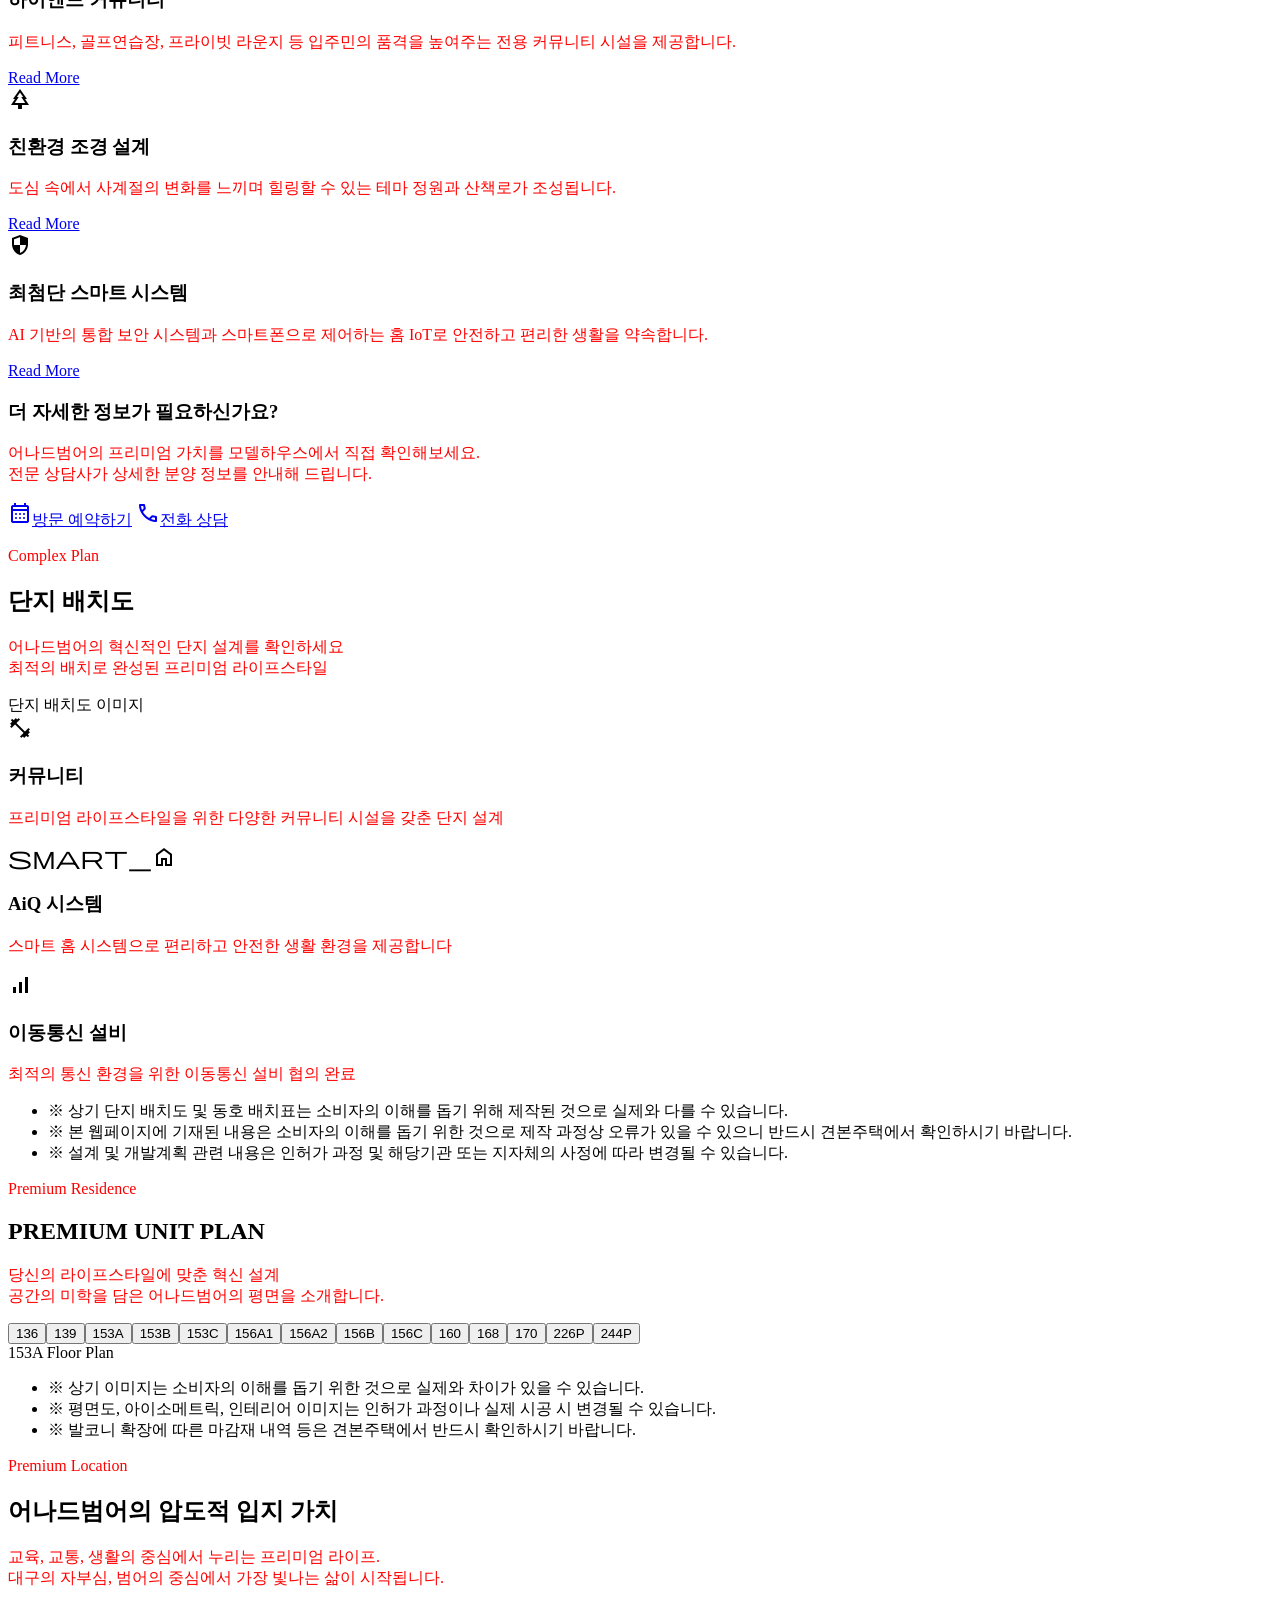
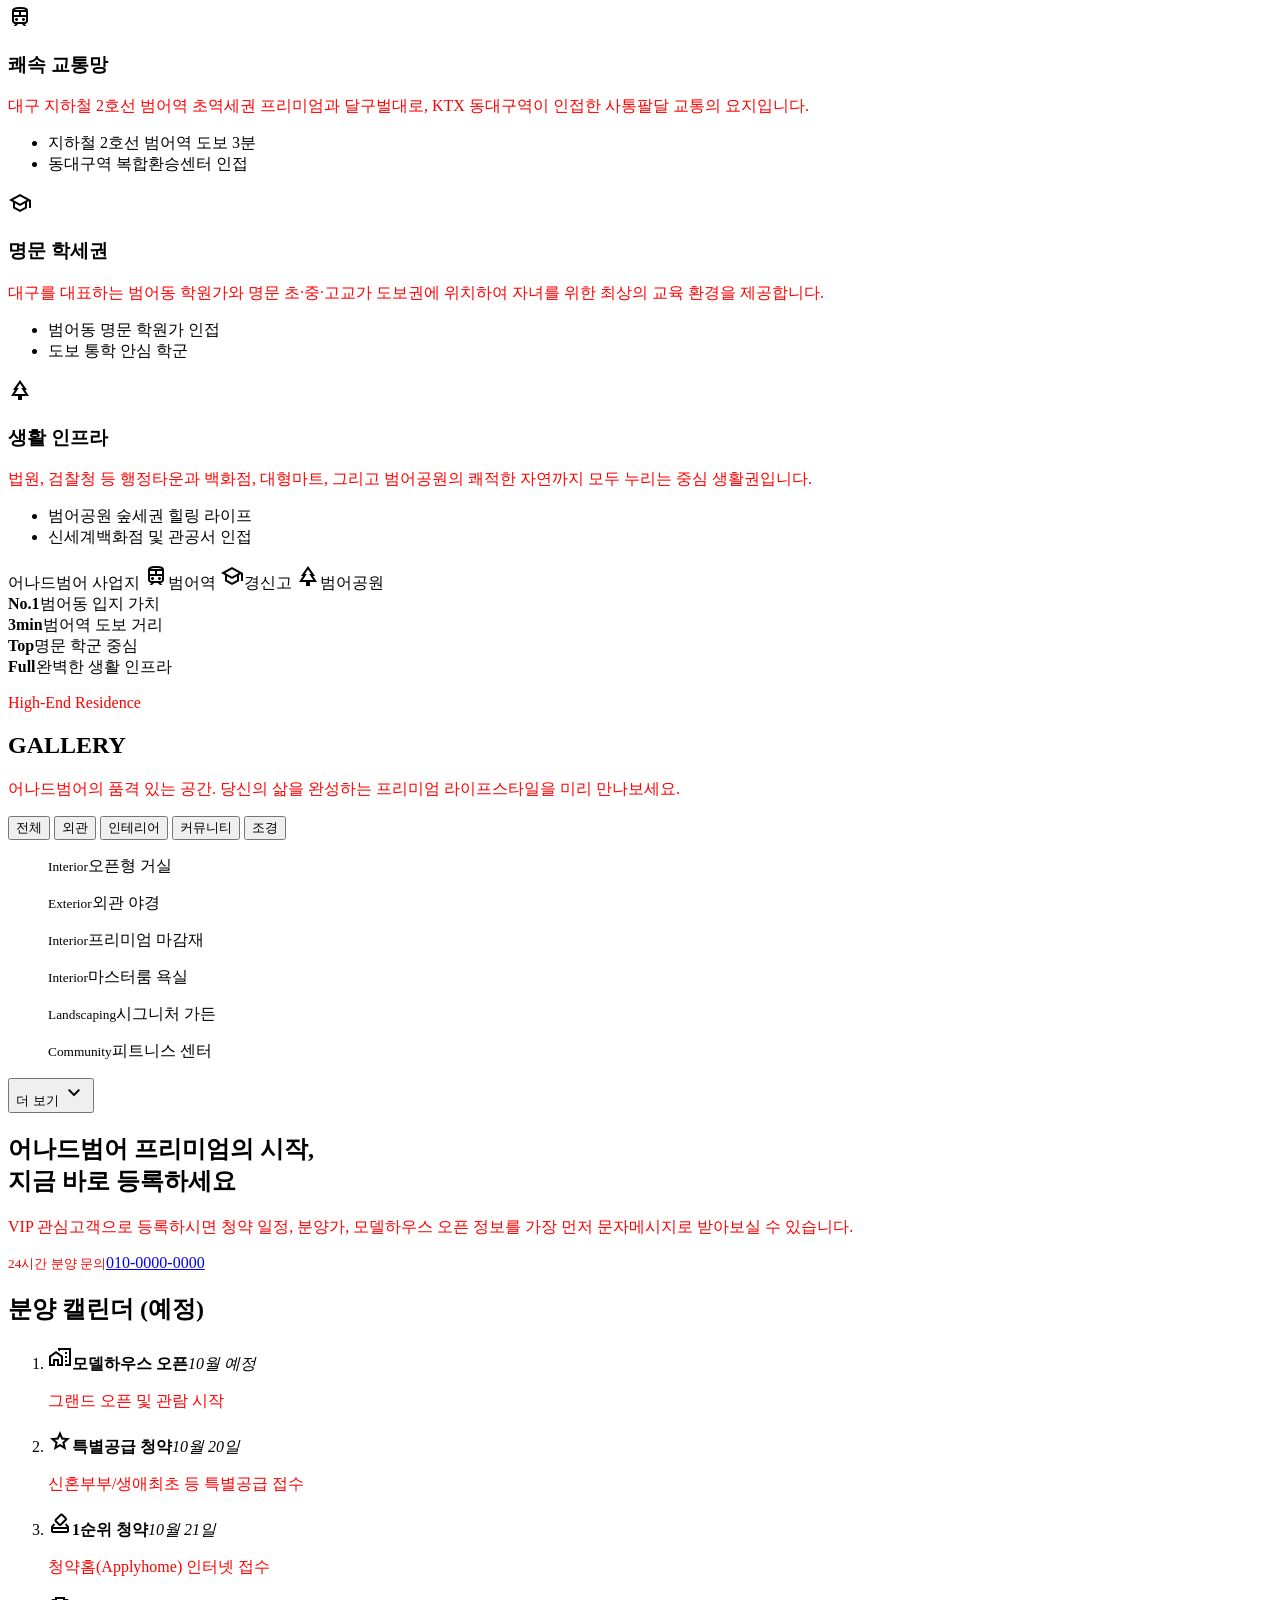
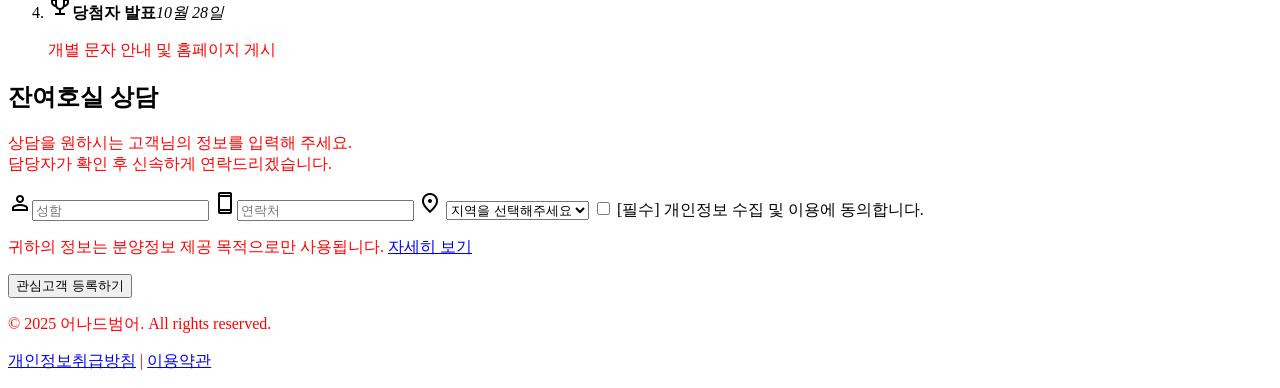
<file: index2.html>
<!doctype html>
<html lang="ko">
  <head>
    <meta charset="utf-8" />
    <meta name="viewport" content="width=device-width, initial-scale=1" />
    <title>어나드범어 | 대구 수성구 범어동 프리미엄 아파트</title>
    <meta name="description" content="대구 수성구 범어동 프리미엄 아파트 어나드범어. 범어역 도보 1분, 영구 조망권, 호텔식 컨시어지." />
    <link rel="preconnect" href="https://fonts.googleapis.com" />
    <link rel="preconnect" href="https://fonts.gstatic.com" crossorigin />
    <link href="https://fonts.googleapis.com/css2?family=Noto+Sans+KR:wght@300;400;500;700&family=Noto+Serif+KR:wght@500;700&display=swap" rel="stylesheet" />
    <link href="https://fonts.googleapis.com/css2?family=Material+Symbols+Outlined" rel="stylesheet" />
    <link rel="stylesheet" href="style.css" />
  </head>
  <body>
    <header class="header" id="header">
      <a href="#top" class="logo">어나드<span>범어</span></a>
      <nav class="nav" id="nav">
        <a href="#overview">사업안내</a>
        <a href="#premium">프리미엄</a>
        <a href="#plan">단지배치도</a>
        <a href="#location">로케이션</a>
        <a href="#gallery">갤러리</a>
        <a href="#inquiry" class="btn btn-gold btn-sm">잔여호실 상담</a>
      </nav>
      <button class="menu-btn" id="menuBtn" aria-label="메뉴">
        <span class="material-symbols-outlined">menu</span>
      </button>
    </header>

    <main id="top">
      <!-- HERO -->
      <section class="hero">
        <div class="hero-inner">
          <p class="eyebrow">Honors Beomeo</p>
          <h1>어나드범어,<br />범어의 자부심 그 이상의 가치</h1>
          <p class="lead">
            대구의 중심에서 누리는 하이엔드 라이프스타일의 시작.<br />
            당신만을 위한 특별한 공간이 준비되어 있습니다.
          </p>
          <ul class="badges">
            <li><span class="material-symbols-outlined">directions_subway</span>범어역 도보 1분</li>
            <li><span class="material-symbols-outlined">landscape</span>영구 조망권</li>
            <li><span class="material-symbols-outlined">concierge</span>호텔식 컨시어지</li>
          </ul>
          <a href="#inquiry" class="btn btn-gold">잔여호실 상담 <span class="material-symbols-outlined">arrow_right_alt</span></a>
          <p class="note">* 사전 예약 고객에게는 특별 혜택이 제공됩니다.</p>
        </div>
        <a href="#intro" class="scroll-cue">Scroll Down<span class="material-symbols-outlined">keyboard_arrow_down</span></a>
      </section>

      <!-- INTRO -->
      <section class="section center" id="intro">
        <p class="eyebrow">Premium Residential</p>
        <div class="logo logo-lg">어나드<span>범어</span></div>
        <h2>어나드범어</h2>
        <p class="lead dark">어나드범어, 대구 수성구 범어동에서 품격의 차이를 만드는 새로운 기준</p>
      </section>

      <!-- OVERVIEW -->
      <section class="section alt" id="overview">
        <div class="container">
          <div class="section-head">
            <p class="eyebrow">Project Overview</p>
            <h2>사업개요</h2>
            <p class="lead dark">대구의 새로운 랜드마크, 어나드범어의 가치를 확인하세요.</p>
          </div>
          <div class="overview">
            <div class="overview-img img-ph">
              <div class="tag"><small>Premium Location</small><strong>수성구 범어동</strong></div>
            </div>
            <div class="overview-info">
              <ul class="info-list">
                <li><span class="material-symbols-outlined">domain</span><b>사업명</b><span>어나드범어 신축공사</span></li>
                <li><span class="material-symbols-outlined">map</span><b>대지위치</b><span>대구광역시 수성구 범어동 일원</span></li>
                <li><span class="material-symbols-outlined">straighten</span><b>건축규모</b><span>지하 6층 ~ 지상 37층</span></li>
                <li><span class="material-symbols-outlined">groups</span><b>세대수</b><span>공동주택 604세대 / 오피스텔 146실</span></li>
                <li><span class="material-symbols-outlined">directions_car</span><b>주차대수</b><span>세대당 2.17대(공동주택)</span></li>
                <li><span class="material-symbols-outlined">aspect_ratio</span><b>대지면적</b><span>17,598.80㎡</span></li>
              </ul>
              <a href="#plan" class="link">상세 배치도 보기</a>
              <div class="overview-cta">
                <h3>범어의 자부심, 지금 만나보세요</h3>
                <p>프리미엄 라이프스타일의 시작. 자세한 분양 일정과 혜택을 안내해 드립니다.</p>
                <a href="#inquiry" class="btn btn-gold">잔여호실 상담</a>
                <p class="tel">문의전화 <a href="tel:010-0000-0000">010-0000-0000</a></p>
              </div>
            </div>
          </div>
        </div>
      </section>

      <!-- PREMIUM LIFE -->
      <section class="section" id="premium">
        <div class="container">
          <div class="section-head">
            <p class="eyebrow">Premium Life</p>
            <h2>어나드범어가 선사하는<br />특별한 가치</h2>
            <p class="lead dark">
              범어의 중심에서 만나는 하이엔드 라이프스타일.<br />
              당신의 삶을 완벽하게 채워줄 네 가지 프리미엄을 확인하세요.
            </p>
          </div>
          <div class="cards cards-4">
            <article class="card">
              <div class="img-ph ph1"><span class="material-symbols-outlined">school</span></div>
              <h3>명문 학군과 교통</h3>
              <p>범어의 중심에서 누리는 쾌속 교통망과 대구 최고의 명문 학군이 만나는 교육의 중심지입니다.</p>
              <a href="#location" class="link">Read More</a>
            </article>
            <article class="card">
              <div class="img-ph ph2"><span class="material-symbols-outlined">fitness_center</span></div>
              <h3>하이엔드 커뮤니티</h3>
              <p>피트니스, 골프연습장, 프라이빗 라운지 등 입주민의 품격을 높여주는 전용 커뮤니티 시설을 제공합니다.</p>
              <a href="#gallery" class="link">Read More</a>
            </article>
            <article class="card">
              <div class="img-ph ph3"><span class="material-symbols-outlined">park</span></div>
              <h3>친환경 조경 설계</h3>
              <p>도심 속에서 사계절의 변화를 느끼며 힐링할 수 있는 테마 정원과 산책로가 조성됩니다.</p>
              <a href="#gallery" class="link">Read More</a>
            </article>
            <article class="card">
              <div class="img-ph ph4"><span class="material-symbols-outlined">security</span></div>
              <h3>최첨단 스마트 시스템</h3>
              <p>AI 기반의 통합 보안 시스템과 스마트폰으로 제어하는 홈 IoT로 안전하고 편리한 생활을 약속합니다.</p>
              <a href="#plan" class="link">Read More</a>
            </article>
          </div>
          <div class="cta-box">
            <h3>더 자세한 정보가 필요하신가요?</h3>
            <p>
              어나드범어의 프리미엄 가치를 모델하우스에서 직접 확인해보세요.<br />
              전문 상담사가 상세한 분양 정보를 안내해 드립니다.
            </p>
            <div class="btn-row">
              <a href="#inquiry" class="btn btn-gold"><span class="material-symbols-outlined">calendar_month</span>방문 예약하기</a>
              <a href="tel:010-0000-0000" class="btn btn-outline"><span class="material-symbols-outlined">call</span>전화 상담</a>
            </div>
          </div>
        </div>
      </section>

      <!-- COMPLEX PLAN -->
      <section class="section alt" id="plan">
        <div class="container">
          <div class="section-head">
            <p class="eyebrow">Complex Plan</p>
            <h2>단지 배치도</h2>
            <p class="lead dark">
              어나드범어의 혁신적인 단지 설계를 확인하세요<br />
              최적의 배치로 완성된 프리미엄 라이프스타일
            </p>
          </div>
          <div class="img-ph plan-img"><span>단지 배치도 이미지</span></div>
          <div class="cards cards-3 features">
            <div><span class="material-symbols-outlined">fitness_center</span><h3>커뮤니티</h3><p>프리미엄 라이프스타일을 위한 다양한 커뮤니티 시설을 갖춘 단지 설계</p></div>
            <div><span class="material-symbols-outlined">smart_home</span><h3>AiQ 시스템</h3><p>스마트 홈 시스템으로 편리하고 안전한 생활 환경을 제공합니다</p></div>
            <div><span class="material-symbols-outlined">signal_cellular_alt</span><h3>이동통신 설비</h3><p>최적의 통신 환경을 위한 이동통신 설비 협의 완료</p></div>
          </div>
          <ul class="disclaimer">
            <li>※ 상기 단지 배치도 및 동호 배치표는 소비자의 이해를 돕기 위해 제작된 것으로 실제와 다를 수 있습니다.</li>
            <li>※ 본 웹페이지에 기재된 내용은 소비자의 이해를 돕기 위한 것으로 제작 과정상 오류가 있을 수 있으니 반드시 견본주택에서 확인하시기 바랍니다.</li>
            <li>※ 설계 및 개발계획 관련 내용은 인허가 과정 및 해당기관 또는 지자체의 사정에 따라 변경될 수 있습니다.</li>
          </ul>
        </div>
      </section>

      <!-- UNIT PLAN -->
      <section class="section" id="unit">
        <div class="container">
          <div class="section-head">
            <p class="eyebrow">Premium Residence</p>
            <h2>PREMIUM UNIT PLAN</h2>
            <p class="lead dark">
              당신의 라이프스타일에 맞춘 혁신 설계<br />
              공간의 미학을 담은 어나드범어의 평면을 소개합니다.
            </p>
          </div>
          <div class="tabs" id="unitTabs"></div>
          <div class="img-ph plan-img" id="unitImg"><span>153A Floor Plan</span></div>
          <ul class="disclaimer">
            <li>※ 상기 이미지는 소비자의 이해를 돕기 위한 것으로 실제와 차이가 있을 수 있습니다.</li>
            <li>※ 평면도, 아이소메트릭, 인테리어 이미지는 인허가 과정이나 실제 시공 시 변경될 수 있습니다.</li>
            <li>※ 발코니 확장에 따른 마감재 내역 등은 견본주택에서 반드시 확인하시기 바랍니다.</li>
          </ul>
        </div>
      </section>

      <!-- LOCATION -->
      <section class="section dark-bg" id="location">
        <div class="container">
          <div class="section-head">
            <p class="eyebrow">Premium Location</p>
            <h2>어나드범어의 압도적 입지 가치</h2>
            <p class="lead">
              교육, 교통, 생활의 중심에서 누리는 프리미엄 라이프.<br />
              대구의 자부심, 범어의 중심에서 가장 빛나는 삶이 시작됩니다.
            </p>
          </div>
          <div class="cards cards-3 loc-cards">
            <article>
              <span class="material-symbols-outlined">train</span>
              <h3>쾌속 교통망</h3>
              <p>대구 지하철 2호선 범어역 초역세권 프리미엄과 달구벌대로, KTX 동대구역이 인접한 사통팔달 교통의 요지입니다.</p>
              <ul><li>지하철 2호선 범어역 도보 3분</li><li>동대구역 복합환승센터 인접</li></ul>
            </article>
            <article>
              <span class="material-symbols-outlined">school</span>
              <h3>명문 학세권</h3>
              <p>대구를 대표하는 범어동 학원가와 명문 초·중·고교가 도보권에 위치하여 자녀를 위한 최상의 교육 환경을 제공합니다.</p>
              <ul><li>범어동 명문 학원가 인접</li><li>도보 통학 안심 학군</li></ul>
            </article>
            <article>
              <span class="material-symbols-outlined">park</span>
              <h3>생활 인프라</h3>
              <p>법원, 검찰청 등 행정타운과 백화점, 대형마트, 그리고 범어공원의 쾌적한 자연까지 모두 누리는 중심 생활권입니다.</p>
              <ul><li>범어공원 숲세권 힐링 라이프</li><li>신세계백화점 및 관공서 인접</li></ul>
            </article>
          </div>
          <div class="map">
            <span class="pin main">어나드범어 사업지</span>
            <span class="pin p1"><span class="material-symbols-outlined">train</span>범어역</span>
            <span class="pin p2"><span class="material-symbols-outlined">school</span>경신고</span>
            <span class="pin p3"><span class="material-symbols-outlined">park</span>범어공원</span>
          </div>
          <div class="stats">
            <div><b>No.1</b><span>범어동 입지 가치</span></div>
            <div><b>3min</b><span>범어역 도보 거리</span></div>
            <div><b>Top</b><span>명문 학군 중심</span></div>
            <div><b>Full</b><span>완벽한 생활 인프라</span></div>
          </div>
        </div>
      </section>

      <!-- GALLERY -->
      <section class="section" id="gallery">
        <div class="container">
          <div class="section-head">
            <p class="eyebrow">High-End Residence</p>
            <h2>GALLERY</h2>
            <p class="lead dark">어나드범어의 품격 있는 공간. 당신의 삶을 완성하는 프리미엄 라이프스타일을 미리 만나보세요.</p>
          </div>
          <div class="tabs" id="galTabs">
            <button class="active" data-f="all">전체</button>
            <button data-f="ext">외관</button>
            <button data-f="int">인테리어</button>
            <button data-f="com">커뮤니티</button>
            <button data-f="land">조경</button>
          </div>
          <div class="gallery" id="galGrid">
            <figure data-c="int"><div class="img-ph g1"></div><figcaption><small>Interior</small>오픈형 거실</figcaption></figure>
            <figure data-c="ext"><div class="img-ph g2"></div><figcaption><small>Exterior</small>외관 야경</figcaption></figure>
            <figure data-c="int"><div class="img-ph g3"></div><figcaption><small>Interior</small>프리미엄 마감재</figcaption></figure>
            <figure data-c="int"><div class="img-ph g4"></div><figcaption><small>Interior</small>마스터룸 욕실</figcaption></figure>
            <figure data-c="land"><div class="img-ph g5"></div><figcaption><small>Landscaping</small>시그니처 가든</figcaption></figure>
            <figure data-c="com"><div class="img-ph g6"></div><figcaption><small>Community</small>피트니스 센터</figcaption></figure>
            <figure data-c="ext" class="more"><div class="img-ph g7"></div><figcaption><small>Exterior</small>건축 디테일</figcaption></figure>
            <figure data-c="com" class="more"><div class="img-ph g8"></div><figcaption><small>Community</small>라운지</figcaption></figure>
            <figure data-c="com" class="more"><div class="img-ph g9"></div><figcaption><small>Community</small>스카이라운지</figcaption></figure>
            <figure data-c="com" class="more"><div class="img-ph g1"></div><figcaption><small>Community</small>버라이어티존</figcaption></figure>
            <figure data-c="com" class="more"><div class="img-ph g2"></div><figcaption><small>Community</small>스카이커뮤니티</figcaption></figure>
          </div>
          <div class="center"><button class="btn btn-outline dark-text" id="moreBtn">더 보기 <span class="material-symbols-outlined">expand_more</span></button></div>
        </div>
      </section>

      <!-- MEMBERSHIP -->
      <section class="section membership">
        <div class="container center">
          <h2>어나드범어 프리미엄의 시작,<br />지금 바로 등록하세요</h2>
          <p class="lead">VIP 관심고객으로 등록하시면 청약 일정, 분양가, 모델하우스 오픈 정보를 가장 먼저 문자메시지로 받아보실 수 있습니다.</p>
          <p class="hotline"><small>24시간 분양 문의</small><a href="tel:010-0000-0000">010-0000-0000</a></p>
        </div>
      </section>

      <!-- SCHEDULE -->
      <section class="section alt" id="schedule">
        <div class="container">
          <div class="section-head"><h2>분양 캘린더 (예정)</h2></div>
          <ol class="timeline">
            <li><span class="material-symbols-outlined">home_work</span><b>모델하우스 오픈</b><em>10월 예정</em><p>그랜드 오픈 및 관람 시작</p></li>
            <li><span class="material-symbols-outlined">star</span><b>특별공급 청약</b><em>10월 20일</em><p>신혼부부/생애최초 등 특별공급 접수</p></li>
            <li><span class="material-symbols-outlined">how_to_vote</span><b>1순위 청약</b><em>10월 21일</em><p>청약홈(Applyhome) 인터넷 접수</p></li>
            <li><span class="material-symbols-outlined">emoji_events</span><b>당첨자 발표</b><em>10월 28일</em><p>개별 문자 안내 및 홈페이지 게시</p></li>
          </ol>
        </div>
      </section>

      <!-- INQUIRY -->
      <section class="section" id="inquiry">
        <div class="container narrow">
          <div class="section-head">
            <h2>잔여호실 상담</h2>
            <p class="lead dark">
              상담을 원하시는 고객님의 정보를 입력해 주세요.<br />
              담당자가 확인 후 신속하게 연락드리겠습니다.
            </p>
          </div>
          <form class="form" id="form">
            <label><span class="material-symbols-outlined">person</span><input type="text" name="name" placeholder="성함" required /></label>
            <label><span class="material-symbols-outlined">smartphone</span><input type="tel" name="phone" placeholder="연락처" required /></label>
            <label>
              <span class="material-symbols-outlined">location_on</span>
              <select name="region" required>
                <option value="">지역을 선택해주세요</option>
                <option>대구광역시</option>
                <option>경상북도</option>
                <option>기타 지역</option>
              </select>
            </label>
            <label class="check"><input type="checkbox" required /> [필수] 개인정보 수집 및 이용에 동의합니다.</label>
            <p class="small">귀하의 정보는 분양정보 제공 목적으로만 사용됩니다. <a href="#" class="link">자세히 보기</a></p>
            <button type="submit" class="btn btn-gold block">관심고객 등록하기</button>
          </form>
        </div>
      </section>
    </main>

    <footer class="footer">
      <p>© 2025 어나드범어. All rights reserved.</p>
      <p><a href="#">개인정보취급방침</a> | <a href="#">이용약관</a></p>
    </footer>

    <script>
      const header = document.getElementById("header");
      addEventListener("scroll", () => header.classList.toggle("solid", scrollY > 40));

      const nav = document.getElementById("nav");
      document.getElementById("menuBtn").onclick = () => nav.classList.toggle("open");
      nav.querySelectorAll("a").forEach((a) => (a.onclick = () => nav.classList.remove("open")));

      const types = "136,139,153A,153B,153C,156A1,156A2,156B,156C,160,168,170,226P,244P".split(",");
      const unitTabs = document.getElementById("unitTabs");
      const unitImg = document.getElementById("unitImg");
      types.forEach((t) => {
        const b = document.createElement("button");
        b.textContent = t;
        b.onclick = () => {
          unitTabs.querySelectorAll("button").forEach((x) => x.classList.toggle("active", x === b));
          unitImg.firstElementChild.textContent = t + " Floor Plan";
        };
        if (t === "153A") b.classList.add("active");
        unitTabs.appendChild(b);
      });

      const items = document.querySelectorAll("#galGrid figure");
      let filter = "all";
      let expanded = false;
      function renderGallery() {
        let shown = 0;
        items.forEach((f) => {
          const match = filter === "all" || f.dataset.c === filter;
          const visible = match && (expanded || !f.classList.contains("more"));
          f.hidden = !visible;
        });
      }
      document.getElementById("galTabs").onclick = (e) => {
        if (!e.target.dataset.f) return;
        filter = e.target.dataset.f;
        document.querySelectorAll("#galTabs button").forEach((b) => b.classList.toggle("active", b === e.target));
        renderGallery();
      };
      document.getElementById("moreBtn").onclick = (e) => {
        expanded = !expanded;
        e.currentTarget.firstChild.textContent = expanded ? "접기 " : "더 보기 ";
        renderGallery();
      };
      renderGallery();

      document.getElementById("form").onsubmit = (e) => {
        e.preventDefault();
        alert("관심고객 등록이 접수되었습니다. (데모 폼)");
        e.target.reset();
      };
    </script>
  </body>
</html>
</file>
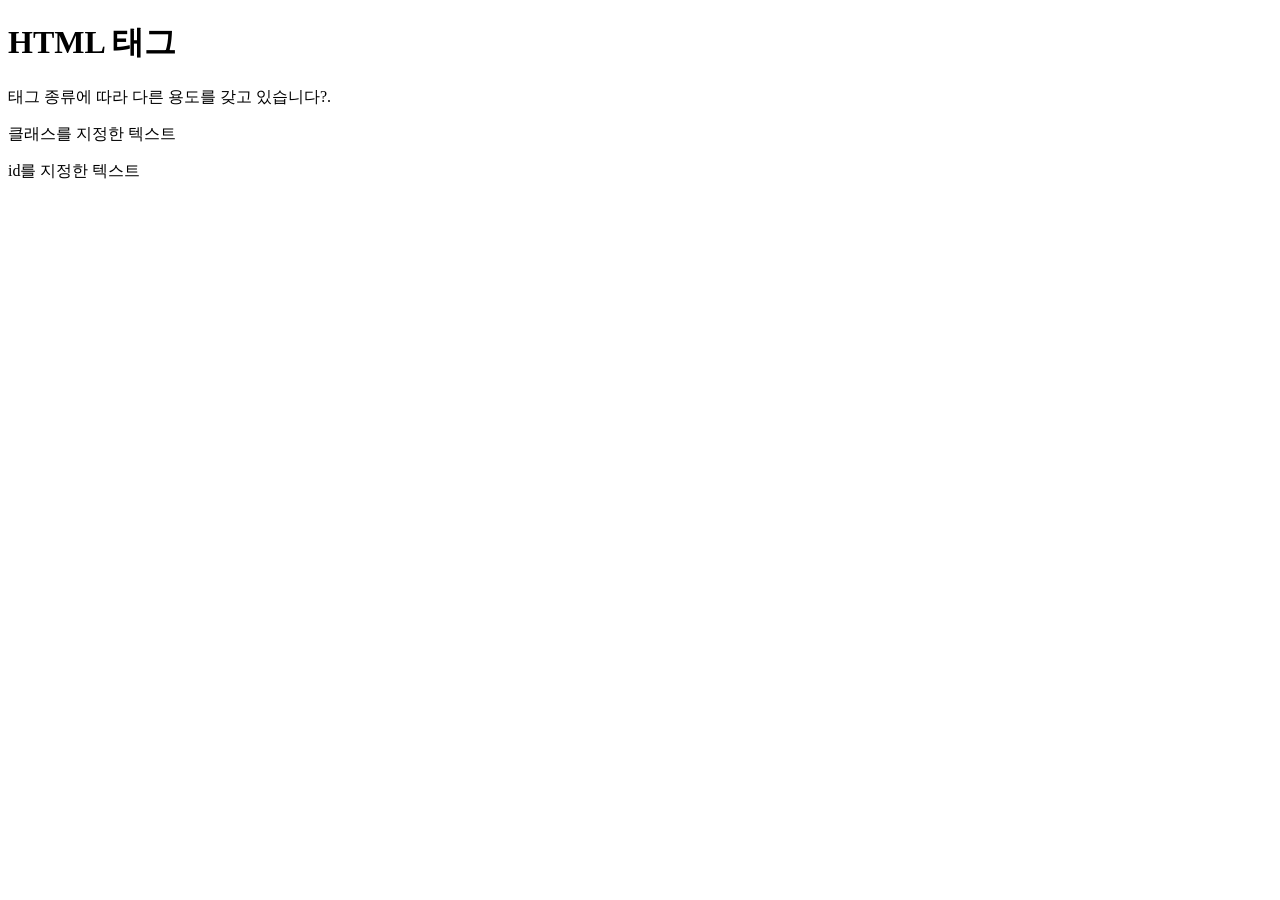
<file: test.html>
<!doctype html>
<html lang="ko">

<head>
    <meta charset="utf-8" />
    <title>HTML기초</title>
    <meta name="" description" contnet="HTML 기초를 복습해 봅시다." </head>
    <link rel="style sheet"href="atyle.css"/>
<body>
    <h1>HTML 태그</h1>
    <P> 태그 종류에 따라 다른 용도를 갖고 있습니다?.
        <p class="blue">클래스를 지정한 텍스트</p>
        <p id="orange">id를 지정한 텍스트</p>
</body>

</html>
</file>
<file: style.css>
h1 {
    color: blue;
    font-size: 20px
}
p {
    color:  red;
    }
    .blue {
        color: blue;
    }
    #orange {
         color:  orange;
    }
</file>
